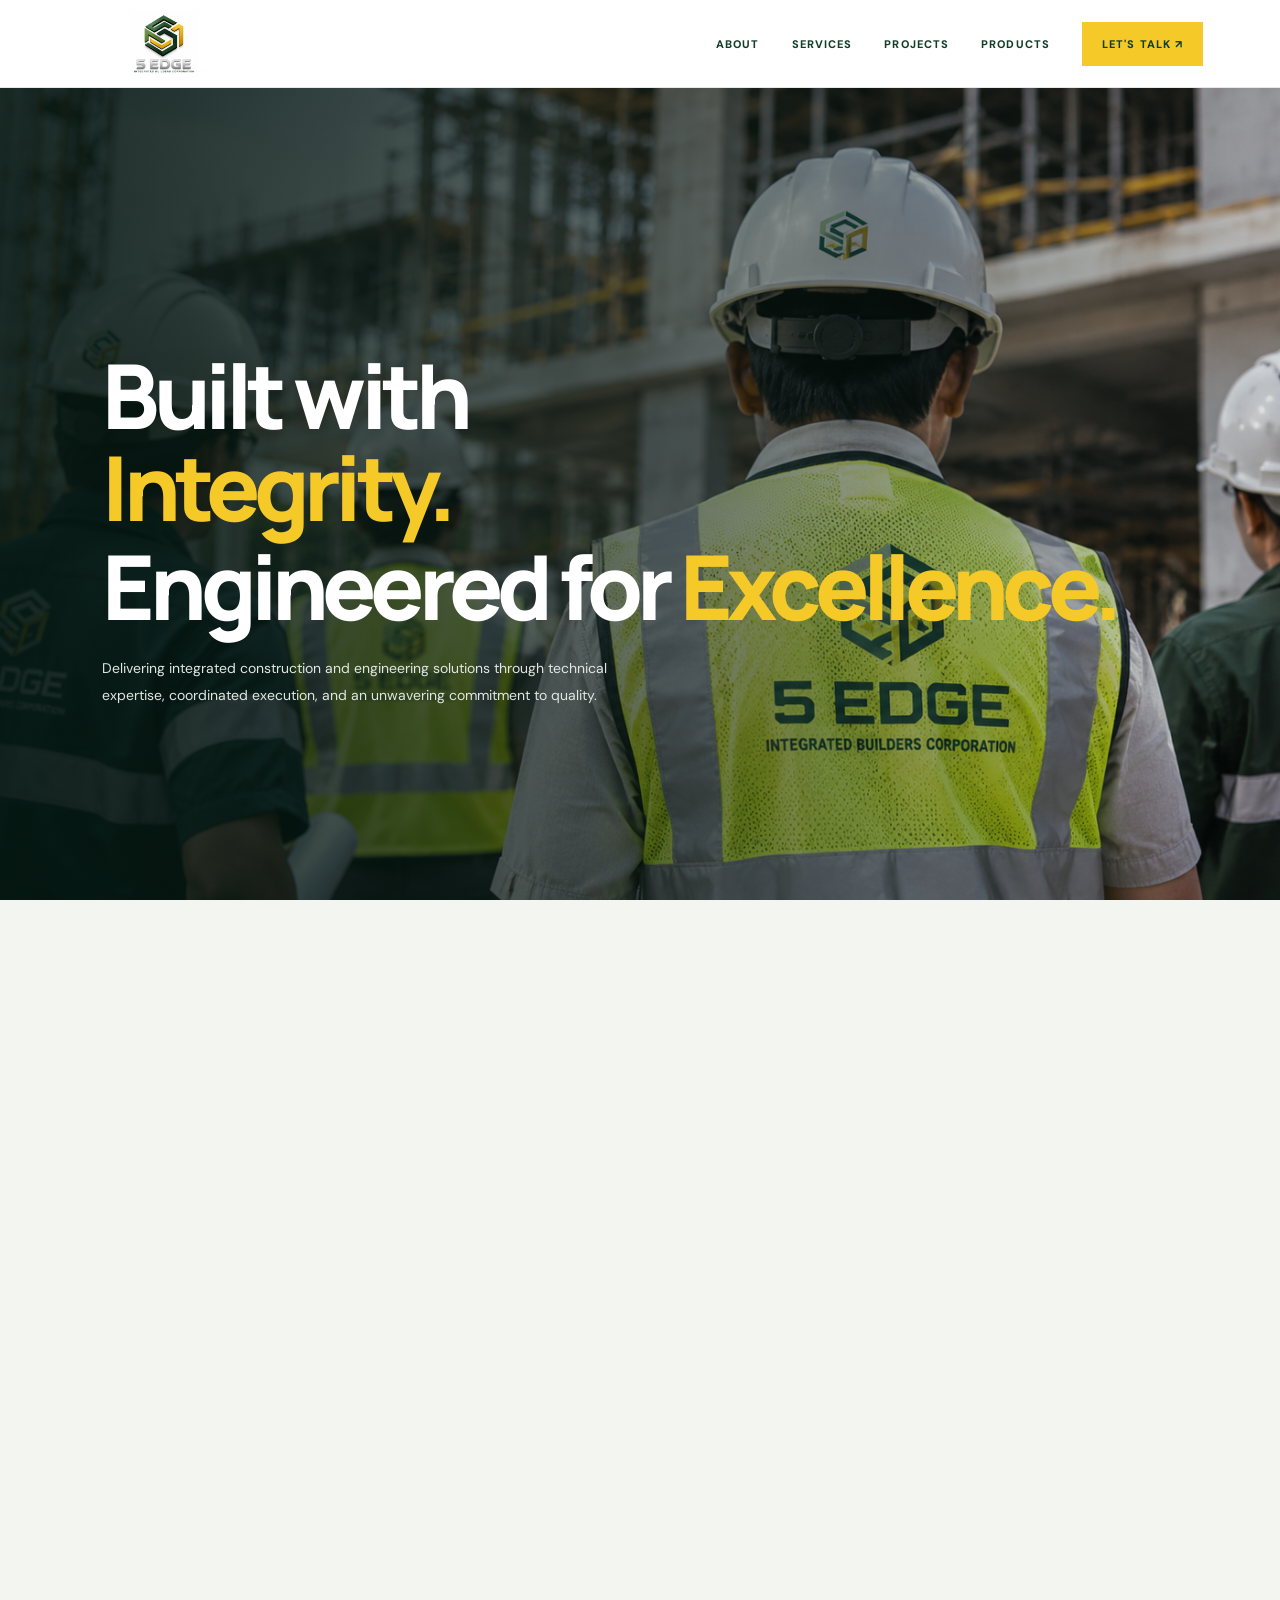
<file: index.html>
<!DOCTYPE html>
<html lang="en">
 <head>
  <meta charset="utf-8"/>
  <meta content="width=device-width,initial-scale=1" name="viewport"/>
  <meta content="#123d2b" name="theme-color"/>
  <meta content="5 EDGE Integrated Builders Corporation delivers integrated construction and engineering solutions." name="description"/>
  <title>
   5 EDGE Integrated Builders Corporation | Engineering &amp; Construction
  </title>
  <link href="assets/company-logo.png" rel="icon"/>
  <link href="https://fonts.googleapis.com" rel="preconnect"/>
  <link crossorigin="" href="https://fonts.gstatic.com" rel="preconnect"/>
  <link href="https://fonts.googleapis.com/css2?family=DM+Sans:wght@400;500;600;700;800&amp;family=Manrope:wght@400;500;600;700;800&amp;display=swap" rel="stylesheet"/>
  <link href="styles.css" rel="stylesheet"/>
 </head>
 <body>
  <a class="skip" href="#main">
   Skip to content
  </a>
  <header class="header" id="top">
   <div class="nav-wrap">
    <button class="brand logo-trigger" type="button" aria-label="View company logo">
    <img
        src="assets/company-logo.png"
        alt="5 EDGE Integrated Builders Corporation"
    >
    </button>
    <button aria-expanded="false" aria-label="Open navigation" class="menu-toggle">
     ☰
    </button>
    <nav id="nav">
    <a href="about.html">About</a>

    <a href="services.html">Services</a>

    <a href="projects.html">Projects</a>

    <a href="products.html">Products</a>

    <a class="nav-cta" href="contact.html">
        Let's Talk &nearrow;
    </a>
</nav>
   </div>
  </header>
  <main id="main">

   
   <!-- ==========================================
     HERO / LANDING PAGE
     ========================================== -->

<section class="hero">

    <!-- HERO BACKGROUND IMAGE -->
    <div class="hero-photo"></div>

    <!-- DARK IMAGE OVERLAY -->
    <div class="hero-overlay"></div>

    <!-- HERO CONTENT -->
    <div class="hero-content">

        <!-- MAIN COMPANY TAGLINE -->
        <h1>
            Built with
            <br>
            <em>Integrity.</em>
        </h1>

        <!-- SECOND COMPANY TAGLINE -->
        <h2 class="hero-tagline">
          Engineered for
          <span class="yellow">Excellence.</span>
        </h2>

        <!-- COMPANY DESCRIPTION -->
        <p class="hero-desc">
            Delivering integrated construction and engineering
            solutions through technical expertise, coordinated
            execution, and an unwavering commitment to quality.
        </p>

    </div>

</section>

   <!-- ==========================================
     ABOUT THE COMPANY
     ========================================== -->

<section class="section intro" id="about">

    <p class="kicker">
        01 / WHO WE ARE
    </p>

    <div class="two-col">

        <h2>
            One team.
            <br>
            <span>Multiple disciplines.</span>
            <br>
            One standard.
        </h2>

        <div>

            <p class="lead">
                5 EDGE Integrated Builders Corporation is a
                Cebu-based construction and engineering company
                established in 2024.
            </p>

            <p>
                We bring together technical expertise and
                practical project coordination to deliver
                integrated building systems and construction
                services. Our approach is grounded in integrity,
                engineering discipline, and a commitment to
                quality at every stage of the project.
            </p>

            <a class="underlink" href="#contact">
                Get to know our team &nearrow;
            </a>

        </div>

    </div>

    <div class="values">

        <article>
            <b>01</b>
            <h3>Integrity</h3>
            <p>
                Clear communication and accountable work.
            </p>
        </article>

        <article>
            <b>02</b>
            <h3>Engineering</h3>
            <p>
                Technical thinking behind practical solutions.
            </p>
        </article>

        <article>
            <b>03</b>
            <h3>Integration</h3>
            <p>
                Coordinated disciplines, aligned outcomes.
            </p>
        </article>

    </div>

</section>

    <!-- ==========================================
     SERVICES
     ========================================== -->

   
   <section class="section services" id="services">
    <div class="section-heading">
     <div>
      <p class="kicker">
       02 / WHAT WE DO
      </p>
      <h2>
       Integrated solutions.
       <br/>
       <span>
        Built around your project.
       </span>
      </h2>
     </div>
     <p>
      From building systems to project delivery, our services support safe, coordinated, and reliable construction outcomes.
     </p>
    </div>
    <div class="service-grid">
     <article class="service-card">
      <div class="service-img img-mep">
      </div>
      <small>
       01 / BUILDING SYSTEMS
      </small>
      <h3>
       Mechanical, Electrical
       <br/>
       &amp; Plumbing
      </h3>
      <p>
       Integrated MEP systems for functional, maintainable buildings.
      </p>
     </article>
     <article class="service-card">
      <div class="service-img img-fire">
      </div>
      <small>
       02 / LIFE SAFETY
      </small>
      <h3>
       Fire Protection
      </h3>
      <p>
       Automatic fire sprinkler systems and related works.
      </p>
     </article>
     <article class="service-card">
      <div class="service-img img-lift">
      </div>
      <small>
       03 / VERTICAL TRANSPORT
      </small>
      <h3>
       Elevators &amp; Vertical Transport
      </h3>
      <p>
       Elevators, escalators, and dumbwaiter installation.
      </p>
     </article>
     <article class="service-card">
      <div class="service-img img-water">
      </div>
      <small>
       04 / WATER &amp; WASTEWATER
      </small>
      <h3>
       STP &amp; Wastewater Treatment
      </h3>
      <p>
       Treatment facilities and process equipment solutions.
      </p>
     </article>
     <article class="service-card">
      <div class="service-img img-fitout">
      </div>
      <small>
       05 / PROJECT DELIVERY
      </small>
      <h3>
       Renovation &amp; Fit-Out Works
      </h3>
      <p>
       Building improvements, interior works, and fit-outs.
      </p>
     </article>
     <article class="service-card">
      <div class="service-img img-design">
      </div>
      <small>
       06 / TECHNICAL SUPPORT
      </small>
      <h3>
       Design-Build &amp; Consultancy
      </h3>
      <p>
       Project management, consultancy, and permits support.
      </p>
     </article>
    </div>
   </section>
   <section class="statement">
    <div class="statement-content">
     <p class="kicker light">
      03 / HOW WE WORK
     </p>
     <h2>
      Good construction
      <br/>
      is
      <em>
       coordinated.
      </em>
     </h2>
     <p>
      Successful projects need more than individual trades. They need clear scope, informed decisions, and coordinated execution&mdash;from planning through delivery.
     </p>
     <a class="btn" href="#contact">
      Work with our team &nearrow;
     </a>
    </div>
   </section>
   <section class="section process">
    <p class="kicker">
     04 / THE 5 EDGE APPROACH
    </p>
    <div class="two-col">
     <h2>
      From first conversation
      <br/>
      to
      <span>
       final delivery.
      </span>
     </h2>
     <div class="steps">
      <article>
       <b>
        01
       </b>
       <div>
        <h3>
         Understand
        </h3>
        <p>
         Clarify project goals, site conditions, scope, and constraints.
        </p>
       </div>
      </article>
      <article>
       <b>
        02
       </b>
       <div>
        <h3>
         Coordinate
        </h3>
        <p>
         Align technical requirements, disciplines, and work sequences.
        </p>
       </div>
      </article>
      <article>
       <b>
        03
       </b>
       <div>
        <h3>
         Deliver
        </h3>
        <p>
         Execute with a focus on quality, safety, and accountability.
        </p>
       </div>
      </article>
     </div>
    </div>
   </section>
   <section class="section projects" id="projects">
    <div class="section-heading">
     <div>
      <p class="kicker">
       05 / OUR WORK
      </p>
      <h2>
       Built environments.
       <br/>
       <span>
        Real-world impact.
       </span>
      </h2>
     </div>
     <p>
      Our project portfolio will feature approved project photographs, confirmed scopes, and verified highlights as they become available.
     </p>
    </div>
    <div class="project-grid">
     <article class="project p1">
      <span>
       PROJECT PORTFOLIO
      </span>
      <div>
       <h3>
        Building systems
       </h3>
       <small>
        MEP &middot; FIRE PROTECTION
       </small>
      </div>
     </article>
     <article class="project p2">
      <span>
       PROJECT PORTFOLIO
      </span>
      <div>
       <h3>
        Integrated construction
       </h3>
       <small>
        DESIGN &middot; COORDINATION &middot; DELIVERY
       </small>
      </div>
     </article>
     <article class="project p3">
      <span>
       PROJECT PORTFOLIO
      </span>
      <div>
       <h3>
        Water &amp; wastewater
       </h3>
       <small>
        STP &middot; WWTF
       </small>
      </div>
     </article>
    </div>
    <p class="note">
     <b>
      PORTFOLIO NOTE
     </b>
     These visual panels are illustrative placeholders, not claims of completed 5 EDGE projects. Replace them with approved project photos and details before publishing.
    </p>
   </section>
   <section class="section products" id="products">
    <div class="section-heading">
     <div>
      <p class="kicker">
       06 / PRODUCTS &amp; EQUIPMENT
      </p>
      <h2>
       Specified for the
       <br/>
       <span>
        work that matters.
       </span>
      </h2>
     </div>
     <p>
      Equipment and material categories relevant to our engineering and construction scopes. Availability, brands, specifications, and pricing are confirmed per enquiry.
     </p>
    </div>
    <div class="product-list">
     <a href="#contact">
      <b>
       01
      </b>
      <strong>
       HVAC &amp; Mechanical Equipment
      </strong>
      <small>
       Air distribution &middot; Ventilation &middot; Pumps
      </small>
      <i>
       &nearrow;
      </i>
     </a>
     <a href="#contact">
      <b>
       02
      </b>
      <strong>
       Fire Protection Components
      </strong>
      <small>
       Sprinklers &middot; Valves &middot; Pipework
      </small>
      <i>
       &nearrow;
      </i>
     </a>
     <a href="#contact">
      <b>
       03
      </b>
      <strong>
       Elevator &amp; Lift Systems
      </strong>
      <small>
       Elevators &middot; Escalators &middot; Dumbwaiters
      </small>
      <i>
       &nearrow;
      </i>
     </a>
     <a href="#contact">
      <b>
       04
      </b>
      <strong>
       Treatment Plant Equipment
      </strong>
      <small>
       Pumps &middot; Tanks &middot; Filtration
      </small>
      <i>
       &nearrow;
      </i>
     </a>
     <a href="#contact">
      <b>
       05
      </b>
      <strong>
       Architectural &amp; Fit-Out Materials
      </strong>
      <small>
       Finishes &middot; Fixtures &middot; Building materials
      </small>
      <i>
       &nearrow;
      </i>
     </a>
     <a href="#contact">
      <b>
       06
      </b>
      <strong>
       Project-Specified Materials
      </strong>
      <small>
       Reviewed against drawings and specifications
      </small>
      <i>
       &nearrow;
      </i>
     </a>
    </div>
   </section>
   <section class="section contact" id="contact">
    <div class="contact-grid">
     <div>
      <p class="kicker light">
       07 / START A CONVERSATION
      </p>
      <h2>
       Have a project
       <br/>
       in mind?
      </h2>
      <p class="contact-lead">
       Tell us about your requirements. Our team can follow up to discuss the scope and possible next steps.
      </p>
      <div class="location">
       <span>
        &target;
       </span>
       <div>
        <small>
         BASED IN
        </small>
        <b>
         Cebu, Philippines
        </b>
       </div>
      </div>
      <p class="reminder">
       Replace the sample email address in script.js with your official company email before publishing.
      </p>
     </div>
     <form id="contact-form">
      <p class="form-kicker">
       PROJECT ENQUIRY
      </p>
      <h3>
       Let&rsquo;s talk about your scope.
      </h3>
      <label for="name">
       Your name
      </label>
      <input id="name" name="name" placeholder="Full name" required=""/>
      <label for="email">
       Email address
      </label>
      <input id="email" name="email" placeholder="you@company.com" required="" type="email"/>
      <label for="service">
       Service of interest
      </label>
      <select id="service" name="service" required="">
       <option value="">
        Select a service
       </option>
       <option>
        Mechanical, Electrical &amp; Plumbing (MEP)
       </option>
       <option>
        Automatic Fire Sprinkler Systems
       </option>
       <option>
        Elevators, Escalators &amp; Dumbwaiters
       </option>
       <option>
        STP &amp; Wastewater Treatment
       </option>
       <option>
        Renovation &amp; Fit-Out Works
       </option>
       <option>
        Design-Build, Project Management &amp; Consultancy
       </option>
       <option>
        Permits Processing &amp; Compliance
       </option>
       <option>
        Other / Not sure yet
       </option>
      </select>
      <label for="message">
       Project details
      </label>
      <textarea id="message" name="message" placeholder="Location, scope, target schedule, or other details&hellip;" required="" rows="4"></textarea>
      <button class="btn submit" type="submit">
       Prepare enquiry &nearrow;
      </button>
      <p class="hint">
       This form opens your email application. It does not store submissions online.
      </p>
      <p id="form-status" role="status">
      </p>
     </form>
    </div>
   </section>
  </main>
  <footer>
   <div class="footer-main">
    <img alt="5 EDGE logo" src="assets/company-logo.png"/>
    <p>
     Built with Integrity.
     <br/>
     <strong>
      Engineered for Excellence.
     </strong>
    </p>
    <a href="#top">
     Back to top &uarr;
    </a>
   </div>
  <!-- FOOTER BOTTOM -->

<div class="footer-bottom">

    <span>
        CEBU, PHILIPPINES
    </span>

    <span>
        ENGINEERING &middot; CONSTRUCTION &middot; INTEGRATION
    </span>

    <span>
        &copy;
        <span id="year"></span>
        5 EDGE Integrated Builders Corporation.
    </span>

</div>
  </footer>
  <script src="script.js">
  </script>

  <!-- COMPANY LOGO PREVIEW -->

<div class="logo-modal" id="logo-modal">

    <button class="logo-close" id="logo-close" aria-label="Close">
        &times;
    </button>

    <div class="logo-modal-content">

        <img
            src="assets/company-logo.png"
            alt="5 EDGE Integrated Builders Corporation Logo"
        >

        <a
            href="assets/company-logo.png"
            download="5-EDGE-Company-Logo.png"
            class="logo-download"
        >
            Download Logo &darr;
        </a>

    </div>

</div>
 </body>
</html>
</file>
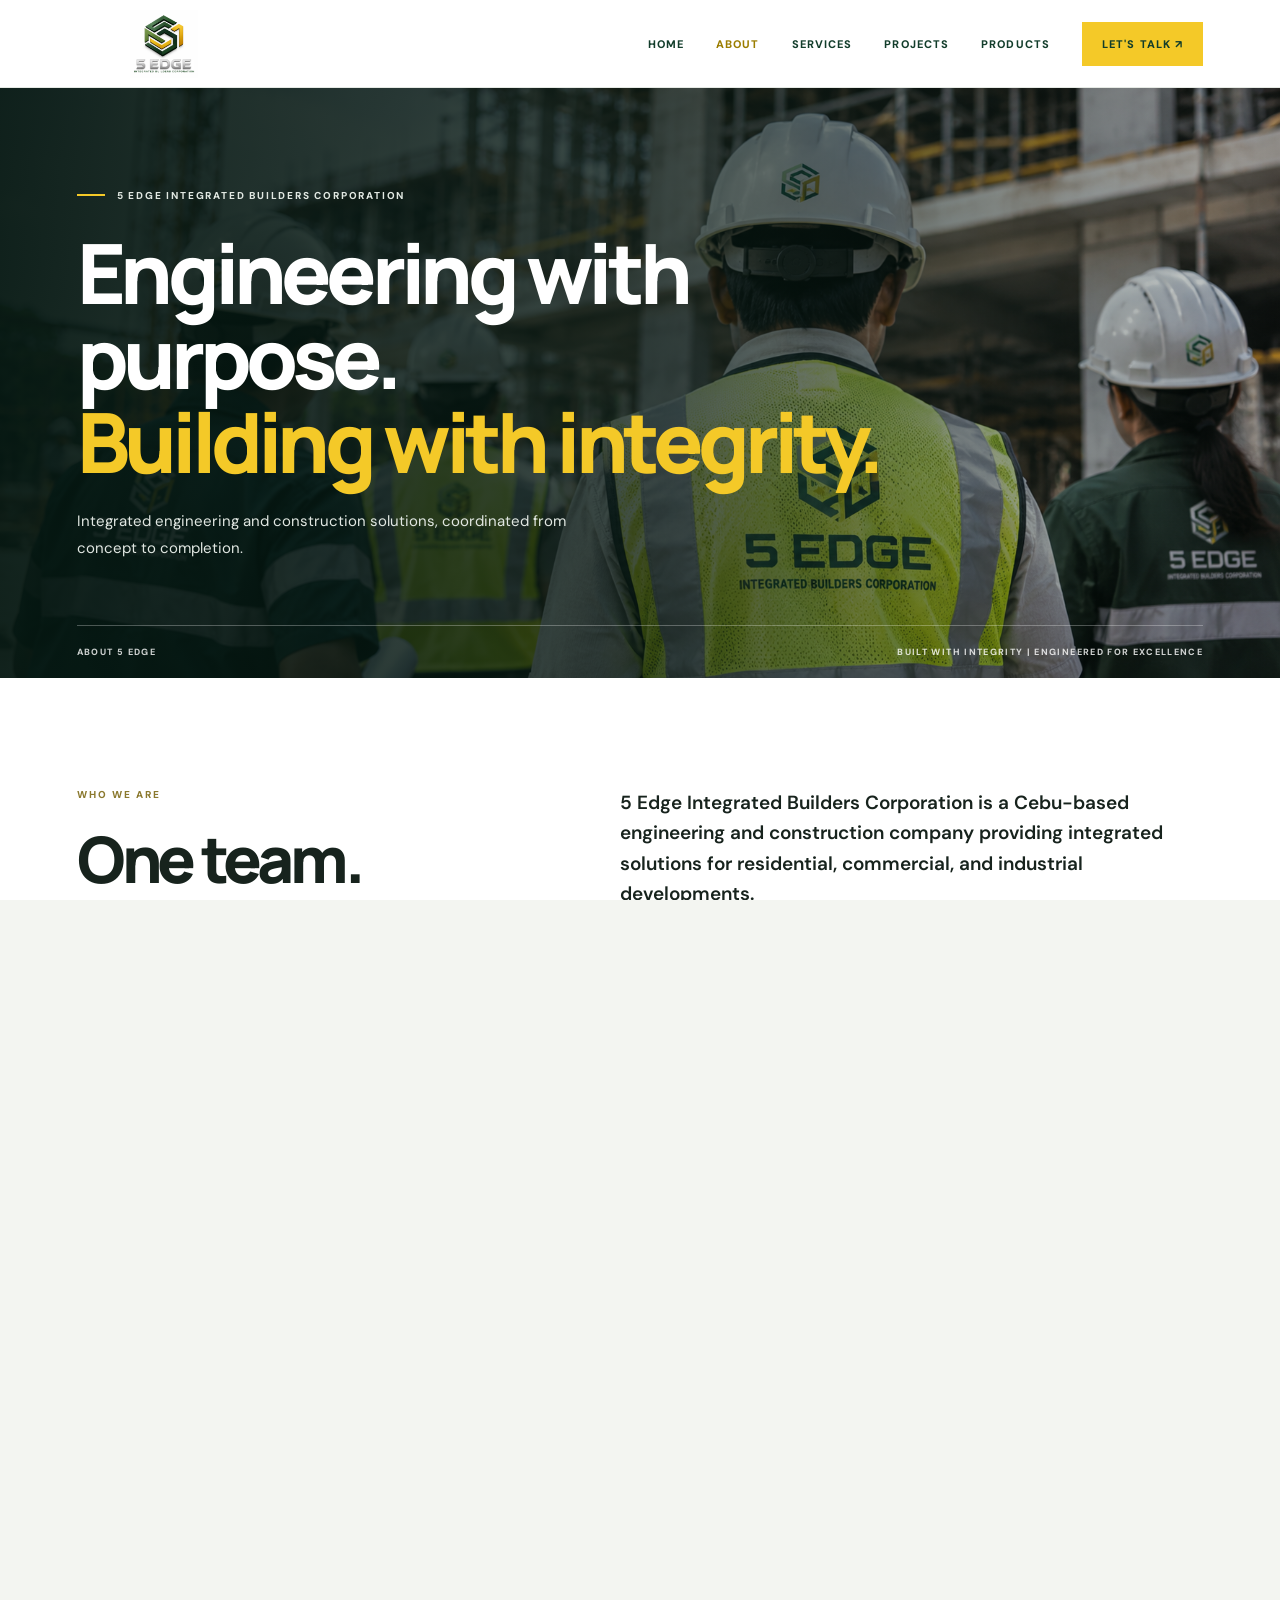
<file: about.html>
<!DOCTYPE html>
<html lang="en">
<head>
  <meta charset="UTF-8">
  <meta name="viewport" content="width=device-width, initial-scale=1.0">
  <meta name="description" content="Learn about 5 EDGE Integrated Builders Corporation, a Cebu-based engineering and construction company delivering integrated solutions.">
  <title>About Us | 5 EDGE Integrated Builders Corporation</title>
  <link rel="preconnect" href="https://fonts.googleapis.com">
  <link rel="preconnect" href="https://fonts.gstatic.com" crossorigin>
  <link href="https://fonts.googleapis.com/css2?family=DM+Sans:wght@400;500;600;700;800&family=Manrope:wght@400;500;600;700;800&display=swap" rel="stylesheet">
  <link rel="stylesheet" href="styles.css">
  <link rel="stylesheet" href="about.css">
</head>
<body class="about-page">
  <a class="skip" href="#main-content">Skip to content</a>
  <header class="header" id="top">
    <div class="nav-wrap">
      <button class="brand logo-trigger" type="button" aria-label="View company logo"><img src="assets/company-logo.png" alt="5 EDGE Integrated Builders Corporation"></button>
      <button class="menu-toggle" type="button" aria-label="Open navigation menu" aria-expanded="false" aria-controls="nav"><span></span><span></span><span></span></button>
      <nav id="nav" aria-label="Main navigation">
        <a href="index.html">Home</a><a href="about.html" aria-current="page" class="active">About</a><a href="services.html">Services</a><a href="projects.html">Projects</a><a href="products.html">Products</a><a href="contact.html" class="nav-cta">Let's Talk ↗</a>
      </nav>
    </div>
  </header>

  <main id="main-content">
    <section class="about-hero">
      <div class="about-hero-image" aria-hidden="true"></div><div class="about-hero-shade" aria-hidden="true"></div>
      <div class="about-hero-content">
        <p class="about-eyebrow"><span></span> 5 EDGE INTEGRATED BUILDERS CORPORATION</p>
        <h1>Engineering with purpose.<br><em>Building with integrity.</em></h1>
        <p>Integrated engineering and construction solutions, coordinated from concept to completion.</p>
      </div>
      <div class="about-hero-bottom"><span>ABOUT 5 EDGE</span><span>BUILT WITH INTEGRITY | ENGINEERED FOR EXCELLENCE</span></div>
    </section>

    <section class="about-intro about-section">
      <div class="about-container intro-layout">
        <div class="intro-heading"><p class="about-kicker">WHO WE ARE</p><h2>One team.<br><em>Integrated solutions.</em></h2></div>
        <div class="intro-copy">
          <p class="intro-lead">5 Edge Integrated Builders Corporation is a Cebu-based engineering and construction company providing integrated solutions for residential, commercial, and industrial developments.</p>
          <p>We bring together engineering expertise, building construction, specialized building systems, and regulatory compliance under one coordinated team.</p>
          <p>Our multidisciplinary approach allows us to support projects from planning and design, permitting and procurement, through construction, installation, testing and commissioning, and project completion.</p>
          <p>With a commitment to quality, safety, integrity, and technical excellence, 5 Edge delivers practical and reliable solutions tailored to the needs of every project.</p>
        </div>
      </div>
      <div class="about-container capability-strip">
        <article><span>01</span><h3>Engineering</h3><p>Technical planning, design, coordination and specialist building systems.</p></article>
        <article><span>02</span><h3>Construction</h3><p>Building, structural and civil works, renovation and fit-out works.</p></article>
        <article><span>03</span><h3>Compliance</h3><p>OBO, DENR and project documentation support.</p></article>
      </div>
    </section>

    <section class="integrated-section about-section">
      <div class="about-container">
        <div class="section-heading-about"><div><p class="about-kicker">OUR APPROACH</p><h2>What makes us<br><em>integrated?</em></h2></div><p>We coordinate multiple disciplines across the project lifecycle so clients can work with one technically capable partner.</p></div>
        <div class="process-grid">
          <article class="process-step"><span class="step-number">01</span><div><h3>Understand</h3><p>Project requirements and client objectives.</p></div></article>
          <article class="process-step"><span class="step-number">02</span><div><h3>Plan</h3><p>Engineering, design and project planning.</p></div></article>
          <article class="process-step"><span class="step-number">03</span><div><h3>Comply</h3><p>Permits and regulatory requirements.</p></div></article>
          <article class="process-step"><span class="step-number">04</span><div><h3>Build</h3><p>Construction, installation and coordination.</p></div></article>
          <article class="process-step"><span class="step-number">05</span><div><h3>Test</h3><p>Testing, commissioning and quality assurance.</p></div></article>
          <article class="process-step"><span class="step-number">06</span><div><h3>Complete</h3><p>Turnover and project completion.</p></div></article>
        </div>
        <div class="process-banner">FROM CONCEPT TO COMPLETION <span>—</span> ONE COORDINATED APPROACH</div>
      </div>
    </section>

    <section class="mission-section about-section">
      <div class="about-container"><p class="about-kicker">OUR PURPOSE</p><h2 class="mission-title">Driven by purpose.<br><em>Defined by our vision.</em></h2>
        <div class="mission-grid">
          <article class="mission-card"><div class="mission-label">OUR MISSION</div><div class="mission-copy"><span>01 / MISSION</span><p>To deliver high-quality, cost-effective, and innovative engineering and construction solutions through technical excellence, uncompromising safety, professional integrity, and efficient project execution.</p></div></article>
          <article class="mission-card vision-card"><div class="mission-label">OUR VISION</div><div class="mission-copy"><span>02 / VISION</span><p>To become a trusted and leading integrated engineering and construction partner in Cebu and beyond, recognized for technical excellence, reliable project delivery, sustainable building solutions, and lasting client relationships.</p></div></article>
        </div>
      </div>
    </section>

    <section class="values-section about-section">
      <div class="about-container">
        <div class="section-heading-about values-heading"><div><p class="about-kicker">WHAT GUIDES US</p><h2>Our core <em>values.</em></h2></div><p>The principles that shape how we work, make decisions, and build lasting partnerships.</p></div>
        <div class="values-grid">
          <article class="value-card"><span>01</span><h3>Integrity</h3><p>We conduct business with honesty, transparency, and accountability.</p></article>
          <article class="value-card"><span>02</span><h3>Engineering Excellence</h3><p>We apply sound engineering principles, technical competence, and attention to detail in every project.</p></article>
          <article class="value-card"><span>03</span><h3>Safety</h3><p>We prioritize the safety of people, property, and the environment in every stage of project execution.</p></article>
          <article class="value-card"><span>04</span><h3>Innovation</h3><p>We embrace practical technologies and smarter solutions that improve project performance and value.</p></article>
          <article class="value-card"><span>05</span><h3>Client Commitment</h3><p>We build lasting partnerships through responsiveness, reliability, and consistent delivery.</p></article>
        </div>
      </div>
    </section>

    <section class="president-section about-section">
      <div class="about-container president-layout">
        <div class="president-side"><p class="about-kicker">LEADERSHIP</p><h2>A message<br>from our <em>President.</em></h2><div class="president-mark">5 EDGE</div><p class="president-tagline">BUILT WITH INTEGRITY<br>ENGINEERED FOR EXCELLENCE</p></div>
        <div class="president-message"><span class="quote-mark">“</span>
          <p>At 5 Edge Integrated Builders Corporation, we believe that every successful project begins with integrity, technical competence, and a clear commitment to excellence. These principles guide us in delivering engineering and construction solutions that are reliable, practical, and built to meet the evolving needs of our clients.</p>
          <p>Our company was established with a vision to bring together technical expertise, quality workmanship, and responsive service under one trusted partner. Through every project we undertake, we strive to uphold professional standards while finding effective and innovative solutions to the challenges of the built environment.</p>
          <p>Beyond completing projects, we value the relationships we build along the way. We believe that lasting partnerships are founded on trust, open communication, accountability, and a shared commitment to achieving the best possible results.</p>
          <p>As we continue to grow, our focus remains clear: to create meaningful value for our clients, deliver with purpose, and contribute to projects that stand the test of time.</p>
          <p>On behalf of the entire 5 Edge Integrated Builders Corporation team, thank you for taking the time to learn more about our company. We look forward to earning your trust and building a stronger future together.</p>
          <div class="president-signature"><strong>Engr. Laurence R. Bellarmino, PME</strong><span>President</span><span>5 Edge Integrated Builders Corporation</span></div>
        </div>
      </div>
    </section>

    <section class="about-cta"><div class="about-container about-cta-inner"><div><p class="about-kicker">LET'S BUILD SOMETHING MEANINGFUL</p><h2>Have a project<br>in mind?</h2></div><a href="contact.html" class="about-cta-button">Let's Talk <span>↗</span></a></div></section>
  </main>

  <footer class="site-footer">
    <div class="footer-main"><a href="index.html" class="footer-brand"><img src="assets/company-logo.png" alt="5 EDGE Integrated Builders Corporation"></a><p>Integrated engineering and construction solutions.<br>Built with Integrity | Engineered for Excellence.</p><a href="contact.html">Start a conversation ↗</a></div>
    <div class="footer-bottom"><span>© <span id="year"></span> 5 Edge Integrated Builders Corporation. All rights reserved.</span><a href="index.html">Back to Home ↑</a></div>
  </footer>

  <div class="logo-modal" id="logo-modal" aria-hidden="true"><button class="logo-close" id="logo-close" type="button" aria-label="Close logo preview">&times;</button><div class="logo-modal-content"><img src="assets/company-logo.png" alt="5 EDGE Integrated Builders Corporation Logo"><a href="assets/company-logo.png" download="5-EDGE-Company-Logo.png" class="logo-download">Download Logo ↓</a></div></div>
  <script src="script.js"></script>
</body>
</html>
</file>
<file: styles.css>
:root
{
    --green:#123d2b;
    --deep:#08271d;
    --yellow:#f4c928;
    --ink:#17231d;
    --muted:#68736c;
    --paper:#f3f5f1;
    --line:#dce1da;
    --display:Manrope,sans-serif;
    --body:"DM Sans",sans-serif;
    --max:1440px
}
*
{
    box-sizing:border-box
}
html
{
    scroll-behavior:smooth;
    scroll-padding-top:80px
}
body
{
    margin:0;
    background:var(--paper);
    color:var(--ink);
    font-family:var(--body);
    -webkit-font-smoothing:antialiased
}
a
{
    color:inherit;
    text-decoration:none
}
.skip
{
    position:absolute;
    left:-999px
}
.skip:focus
{
    left:10px;
    top:10px;
    z-index:100;
    background:white;
    padding:12px
}
.header
{
    position:absolute;
    z-index:10;
    inset:0 0 auto;
    color:white;
    border-bottom:1px solid #ffffff35
}
.nav-wrap
{
    height:88px;
    max-width:var(--max);
    margin:auto;
    padding:0 5%;
    display:flex;
    align-items:center;
    justify-content:space-between
}
.brand
{
    width:165px;
    height:65px;
    display:block
}
.brand img,footer img
{
    width:100%;
    height:100%;
    object-fit:contain;
    filter:drop-shadow(0 2px 8px #0005)
}
nav
{
    display:flex;
    align-items:center;
    gap:34px;
    font-size:11px;
    font-weight:800;
    letter-spacing:.1em;
    text-transform:uppercase
}
nav a:hover
{
    color:var(--yellow)
}
.nav-cta
{
    background:var(--yellow);
    color:#15251b;
    padding:15px 20px
}
.menu-toggle
{
    display:none
}
.hero
{
    height:min(100svh,980px);
    min-height:730px;
    position:relative;
    display:flex;
    align-items:center;
    background:var(--deep);
    color:white;
    overflow:hidden
}
.hero-photo,.hero-overlay
{
    position:absolute;
    inset:0
}
.hero-photo
{
    background:url("assets/hero-5edge.png") center 43%/cover no-repeat
}
.hero-overlay
{
    background:linear-gradient(90deg,#041610e8 0%,#041610a8 44%,#04161022 100%),linear-gradient(0deg,#04161088,transparent 36%)
}
.hero-content
{
    position:relative;
    z-index:2;
    width:min(var(--max),100%);
    padding:130px 8% 110px;
    margin:auto
}
.eyebrow,.kicker
{
    font-size:10px;
    letter-spacing:.2em;
    font-weight:800;
    text-transform:uppercase
}
.eyebrow
{
    display:flex;
    align-items:center;
    gap:12px;
    color:#e4e9e4
}
.eyebrow i
{
    width:30px;
    height:2px;
    background:var(--yellow)
}
h1,h2,h3,p
{
    margin-top:0
}
.hero h1
{
    font:800 clamp(60px,7.5vw,112px)/.96 var(--display);
    letter-spacing:-.075em;
    margin:30px 0 20px
}
.hero h1 em
{
    font-style:normal;
    color:var(--yellow)
}
.hero h2
{
    font-size:clamp(17px,2vw,23px);
    margin:0 0 12px
}
.hero-desc
{
    max-width:540px;
    color:#e1e7e2;
    font-size:14px;
    line-height:1.85
}
.actions
{
    display:flex;
    align-items:center;
    gap:30px;
    margin-top:30px
}
.btn
{
    display:inline-flex;
    align-items:center;
    justify-content:center;
    background:var(--yellow);
    color:#16241b;
    padding:17px 22px;
    font-size:10px;
    font-weight:800;
    letter-spacing:.08em;
    text-transform:uppercase;
    border:0;
    cursor:pointer;
    transition:.2s
}
.btn:hover
{
    background:#ffda43;
    transform:translateY(-3px)
}
.plain-link
{
    font-size:12px;
    font-weight:700
}
.plain-link:hover
{
    color:var(--yellow)
}
.hero-index
{
    position:absolute;
    right:5%;
    top:43%;
    z-index:2;
    display:flex;
    align-items:center;
    gap:14px
}
.hero-index b
{
    font:700 22px var(--display)
}
.hero-index>span
{
    width:42px;
    height:1px;
    background:var(--yellow)
}
.hero-index small
{
    font-size:8px;
    line-height:1.8;
    letter-spacing:.15em
}
.hero-foot
{
    position:absolute;
    bottom:0;
    left:0;
    right:0;
    min-height:62px;
    padding:0 5%;
    display:flex;
    justify-content:space-between;
    align-items:center;
    border-top:1px solid #ffffff40;
    font-size:8px;
    letter-spacing:.15em;
    font-weight:800;
    color:#ffffffc9
}
.section
{
    padding:112px max(6%,calc((100% - var(--max))/2))
}
.kicker
{
    color:#8a918b;
    margin-bottom:27px
}
.light
{
    color:#d5ded7
}
.intro
{
    background:white
}
.two-col
{
    display:grid;
    grid-template-columns:1.1fr .9fr;
    gap:9%;
    align-items:start
}
.two-col h2,.section-heading h2,.process h2,.contact h2
{
    font:800 clamp(40px,5vw,68px)/1.05 var(--display);
    letter-spacing:-.065em;
    margin:0
}
.two-col h2 span,.section-heading h2 span,.process h2 span
{
    color:var(--green)
}
.lead
{
    font-size:22px;
    line-height:1.45;
    font-weight:600
}
.two-col p:not(.lead)
{
    font-size:13px;
    line-height:1.9;
    color:var(--muted)
}
.underlink
{
    display:inline-block;
    margin-top:18px;
    padding-bottom:8px;
    border-bottom:1px solid var(--green);
    font-size:10px;
    font-weight:800;
    text-transform:uppercase;
    letter-spacing:.1em
}
.values
{
    display:grid;
    grid-template-columns:repeat(3,1fr);
    gap:28px;
    margin-top:80px;
    padding-top:26px;
    border-top:1px solid var(--line)
}
.values b
{
    font-size:10px;
    color:#a58a2a
}
.values h3
{
    font:700 20px var(--display);
    margin:16px 0 6px
}
.values p
{
    font-size:12px;
    color:var(--muted)
}
.services
{
    background:var(--paper)
}
.section-heading
{
    display:flex;
    align-items:end;
    justify-content:space-between;
    gap:50px;
    margin-bottom:48px
}
.section-heading>p
{
    max-width:360px;
    color:var(--muted);
    font-size:13px;
    line-height:1.85
}
.section-heading h2
{
    font-size:clamp(38px,4.6vw,62px)
}
.service-grid
{
    display:grid;
    grid-template-columns:repeat(3,1fr);
    gap:18px
}
.service-card
{
    background:white;
    min-height:385px;
    box-shadow:0 8px 28px #15251b0b;
    transition:.25s
}
.service-card:hover
{
    transform:translateY(-5px);
    box-shadow:0 18px 38px #15251b19
}
.service-img
{
    height:185px;
    background-size:cover;
    background-position:center
}
.service-card small
{
    display:inline-block;
    margin:0 22px;
    padding:8px 11px;
    background:var(--yellow);
    font-size:8px;
    letter-spacing:.1em;
    font-weight:800;
    transform:translateY(-50%)
}
.service-card h3
{
    font:800 22px/1.15 var(--display);
    letter-spacing:-.04em;
    margin:0 22px 10px
}
.service-card p
{
    font-size:12px;
    color:var(--muted);
    line-height:1.7;
    margin:0 22px 25px
}
.img-mep
{
    background-image:url("https://images.unsplash.com/photo-1581092921461-eab62e97a780?auto=format&fit=crop&w=1000&q=85")
}
.img-fire
{
    background-image:url("https://images.unsplash.com/photo-1607472586893-edb57bdc0e39?auto=format&fit=crop&w=1000&q=85")
}
.img-lift
{
    background-image:url("https://images.unsplash.com/photo-1511818966892-d7d671e672a2?auto=format&fit=crop&w=1000&q=85")
}
.img-water
{
    background-image:url("https://images.unsplash.com/photo-1532094349884-543bc11b234d?auto=format&fit=crop&w=1000&q=85")
}
.img-fitout
{
    background-image:url("https://images.unsplash.com/photo-1497366754035-f200968a6e72?auto=format&fit=crop&w=1000&q=85")
}
.img-design
{
    background-image:url("https://images.unsplash.com/photo-1503387762-592deb58ef4e?auto=format&fit=crop&w=1000&q=85")
}
.statement
{
    min-height:590px;
    display:flex;
    align-items:center;
    color:white;
    background:linear-gradient(90deg,#08271df2,#08271dbb 65%,#08271d66),url("assets/hero-5edge.png") center/cover
}
.statement-content
{
    padding:95px 9%;
    max-width:800px
}
.statement h2
{
    font:800 clamp(55px,7vw,90px)/.98 var(--display);
    letter-spacing:-.07em;
    margin:0 0 20px
}
.statement h2 em
{
    font-style:normal;
    color:var(--yellow)
}
.statement-content>p:not(.kicker)
{
    max-width:480px;
    color:#d5ded7;
    font-size:14px;
    line-height:1.9;
    margin-bottom:28px
}
.process
{
    background:white
}
.steps article
{
    display:grid;
    grid-template-columns:35px 1fr;
    gap:18px;
    padding:23px 0;
    border-bottom:1px solid var(--line)
}
.steps article:first-child
{
    border-top:1px solid var(--line)
}
.steps b
{
    color:#a58a2a;
    font-size:11px
}
.steps h3
{
    font:700 20px var(--display);
    margin:0 0 5px
}
.steps p
{
    font-size:12px;
    line-height:1.7;
    color:var(--muted);
    margin:0
}
.projects
{
    background:#f0f2ed
}
.project-grid
{
    display:grid;
    grid-template-columns:1.3fr 1fr 1fr;
    gap:15px
}
.project
{
    height:390px;
    padding:23px;
    color:white;
    display:flex;
    flex-direction:column;
    justify-content:space-between;
    background-size:cover;
    background-position:center
}
.project span
{
    font-size:8px;
    font-weight:800;
    letter-spacing:.15em
}
.project h3
{
    font:700 24px var(--display);
    margin:0 0 6px
}
.project small
{
    font-size:8px;
    letter-spacing:.13em
}
.p1
{
    background-image:linear-gradient(0deg,#061e16d9,transparent 75%),url("https://images.unsplash.com/photo-1486406146926-c627a92ad1ab?auto=format&fit=crop&w=1200&q=85")
}
.p2
{
    background-image:linear-gradient(0deg,#061e16d9,transparent 75%),url("https://images.unsplash.com/photo-1541888946425-d81bb19240f5?auto=format&fit=crop&w=1000&q=85")
}
.p3
{
    background-image:linear-gradient(0deg,#061e16d9,transparent 75%),url("https://images.unsplash.com/photo-1532187863486-abf9dbad1b69?auto=format&fit=crop&w=1000&q=85")
}
.note
{
    font-size:10px;
    color:var(--muted);
    line-height:1.7;
    margin-top:18px
}
.note b
{
    color:#8a7123;
    margin-right:9px
}
.products
{
    background:white
}
.product-list
{
    border-top:1px solid var(--line)
}
.product-list a
{
    display:grid;
    grid-template-columns:55px 1.1fr 1fr 20px;
    gap:18px;
    align-items:center;
    padding:22px 8px;
    border-bottom:1px solid var(--line)
}
.product-list a:hover
{
    background:#f6f7f3
}
.product-list b
{
    font-size:10px;
    color:#a58a2a
}
.product-list strong
{
    font:700 16px var(--display)
}
.product-list small
{
    font-size:11px;
    color:var(--muted)
}
.product-list i
{
    font-style:normal;
    color:var(--green)
}
.contact
{
    background:var(--deep);
    color:white
}
.contact-grid
{
    display:grid;
    grid-template-columns:1fr .82fr;
    gap:12%;
    align-items:start
}
.contact h2
{
    font-size:clamp(55px,7vw,88px);
    margin-bottom:22px
}
.contact-lead
{
    max-width:430px;
    color:#d5ded7;
    font-size:14px;
    line-height:1.8
}
.location
{
    display:flex;
    align-items:center;
    gap:15px;
    margin-top:45px
}
.location>span
{
    width:42px;
    height:42px;
    border:1px solid #ffffff55;
    display:grid;
    place-items:center;
    color:var(--yellow);
    font-size:21px
}
.location small
{
    display:block;
    font-size:8px;
    letter-spacing:.15em;
    color:#aab9ae;
    margin-bottom:5px
}
.location b
{
    font-size:13px
}
.reminder
{
    font-size:10px;
    color:#aab9ae;
    margin-top:28px;
    line-height:1.6
}
form
{
    background:white;
    color:var(--ink);
    padding:35px
}
.form-kicker
{
    font-size:9px;
    color:#9a812b;
    letter-spacing:.16em;
    font-weight:800
}
form h3
{
    font:700 22px var(--display);
    margin-bottom:22px
}
label
{
    display:block;
    font-size:10px;
    font-weight:700;
    margin:15px 0 7px
}
input,select,textarea
{
    width:100%;
    padding:12px;
    border:1px solid #d9dfd9;
    background:#f8f9f6;
    font:12px var(--body)
}
textarea
{
    resize:vertical
}
.submit
{
    width:100%;
    margin-top:20px
}
.hint,#form-status
{
    font-size:10px;
    line-height:1.6;
    color:var(--muted)
}
footer
{
    background:#061b13;
    color:white;
    padding:42px 6% 18px
}
.footer-main,.footer-bottom
{
    max-width:var(--max);
    margin:auto;
    display:flex;
    align-items:center;
    justify-content:space-between;
    gap:25px
}
.footer-main img
{
    width:145px;
    height:65px;
    object-fit:contain
}
.footer-main p
{
    font-size:12px;
    line-height:1.8;
    color:#c1ccc4
}
.footer-main a:last-child
{
    font-size:10px;
    text-transform:uppercase;
    letter-spacing:.1em
}
.footer-bottom
{
    border-top:1px solid #ffffff28;
    padding-top:17px;
    color:#8d9d92;
    font-size:9px
}
@media(max-width:900px)
{
    .nav-wrap
    {
        height:76px
    }
    .section
    {
        padding:88px 6%
    }
    .service-grid
    {
        grid-template-columns:repeat(2,1fr)
    }
    .section-heading
    {
        align-items:start;
        flex-direction:column;
        gap:18px
    }
    .project-grid
    {
        grid-template-columns:1fr 1fr
    }
    .p1
    {
        grid-column:span 2
    }
    .contact-grid
    {
        gap:7%
    }
}
@media(max-width:640px)
{
    .nav-wrap
    {
        height:70px;
        padding:0 5%
    }
    .brand
    {
        width:125px;
        height:55px
    }
    .menu-toggle
    {
        display:block;
        background:none;
        border:0;
        color:white;
        font-size:24px
    }
    nav
    {
        display:none;
        position:absolute;
        top:69px;
        left:0;
        right:0;
        background:var(--deep);
        padding:20px 6%;
        flex-direction:column;
        align-items:stretch;
        gap:0
    }
    nav.open
    {
        display:flex
    }
    nav a:not(.nav-cta)
    {
        padding:14px 0;
        border-bottom:1px solid #ffffff25
    }
    .nav-cta
    {
        margin-top:15px;
        text-align:center
    }
    .hero
    {
        height:92svh;
        min-height:680px;
        max-height:850px;
        align-items:flex-end
    }
    .hero-photo
    {
        background-position:58% center
    }
    .hero-overlay
    {
        background:linear-gradient(0deg,#041610ed,#04161055 75%,#04161055)
    }
    .hero-content
    {
        padding:0 7% 115px
    }
    .hero h1
    {
        font-size:clamp(54px,14vw,76px);
        margin:20px 0 16px
    }
    .hero-desc
    {
        font-size:12px
    }
    .hero h2
    {
        font-size:16px
    }
    .actions
    {
        gap:17px;
        flex-wrap:wrap
    }
    .hero-index
    {
        display:none
    }
    .hero-foot
    {
        padding:0 6%;
        font-size:7px
    }
    .hero-foot span:last-child
    {
        display:none
    }
    .section
    {
        padding:74px 6%
    }
    .two-col,.contact-grid
    {
        grid-template-columns:1fr;
        gap:32px
    }
    .two-col h2,.section-heading h2
    {
        font-size:clamp(38px,11vw,54px)
    }
    .lead
    {
        font-size:19px
    }
    .values
    {
        grid-template-columns:1fr;
        gap:20px;
        margin-top:48px
    }
    .values article
    {
        display:grid;
        grid-template-columns:35px 1fr;
        column-gap:12px
    }
    .values b
    {
        grid-row:span 2
    }
    .values h3
    {
        margin:0 0 4px;
        font-size:17px
    }
    .service-grid
    {
        grid-template-columns:1fr;
        gap:14px
    }
    .service-card
    {
        min-height:360px
    }
    .service-img
    {
        height:180px
    }
    .statement
    {
        min-height:540px
    }
    .statement-content
    {
        padding:80px 7%
    }
    .statement h2
    {
        font-size:clamp(52px,13vw,70px)
    }
    .project-grid
    {
        grid-template-columns:1fr
    }
    .p1
    {
        grid-column:auto
    }
    .project
    {
        height:290px
    }
    .product-list a
    {
        grid-template-columns:30px 1fr 18px;
        gap:10px;
        padding:18px 2px
    }
    .product-list strong
    {
        font-size:13px
    }
    .product-list small
    {
        grid-column:2;
        grid-row:2;
        font-size:10px
    }
    .product-list i
    {
        grid-column:3;
        grid-row:1/3
    }
    form
    {
        padding:24px 19px
    }
    .contact h2
    {
        font-size:60px
    }
    .footer-main
    {
        flex-wrap:wrap
    }
    .footer-main p
    {
        order:3;
        width:100%;
        margin:0
    }
    .footer-bottom
    {
        align-items:flex-start;
        flex-direction:column;
        gap:10px
    }
}
@media(prefers-reduced-motion:reduce)
{
    html
    {
        scroll-behavior:auto
    }
    *,*::before,*::after
    {
        transition:none!important
    }
}

/* ==========================================
   5 EDGE WEBSITE - LANDING PAGE UPDATE
   FULL SCREEN HERO
   ========================================== */

/* GENERAL PAGE SETTINGS */

html {
    scroll-behavior: smooth;
    scroll-padding-top: 88px;
}

body {
    margin: 0;
    overflow-x: hidden;
}

/* HEADER AND NAVIGATION */

.header {
    position: absolute;
    top: 0;
    left: 0;
    right: 0;
    z-index: 100;
}

.nav-wrap {
    height: 88px;
    padding-left: 6%;
    padding-right: 6%;
}

.brand {
    width: 175px;
    height: 68px;
}

nav {
    gap: 32px;
}

/* FULL SCREEN HERO */

.hero {
    width: 100%;
    height: 100vh;
    height: 100svh;
    min-height: 0;
    max-height: none;
    position: relative;
    display: flex;
    align-items: center;
    overflow: hidden;
}

.hero-photo {
    position: absolute;
    inset: 0;
    background-position: center center;
    background-size: cover;
    background-repeat: no-repeat;
}

.hero-overlay {
    position: absolute;
    inset: 0;
    background:
        linear-gradient(
            90deg,
            rgba(4, 22, 16, 0.90) 0%,
            rgba(4, 22, 16, 0.65) 45%,
            rgba(4, 22, 16, 0.12) 100%
        );
}

.hero-content {
    position: relative;
    z-index: 2;
    width: 100%;
    max-width: 1440px;
    margin: 0 auto;
    padding: 120px 8% 50px;
}

/* MAIN TAGLINE */

.hero h1 {
    font-family: var(--display);
    font-size: clamp(58px, 7vw, 100px);
    font-weight: 800;
    line-height: 1.02;
    letter-spacing: -0.065em;
    margin: 0 0 8px;
}

.hero h1 em {
    color: var(--yellow);
    font-style: normal;
}

/* SECOND TAGLINE */

.hero .hero-tagline {
    font-family: var(--display);
    font-size: clamp(58px, 7vw, 100px);
    font-weight: 800;
    line-height: 1.02;
    letter-spacing: -0.065em;
    color: var(--yellow);
    margin: 0 0 24px;
}

/* HERO DESCRIPTION */

.hero-desc {
    max-width: 570px;
    font-size: 14px;
    line-height: 1.9;
    color: #e1e7e2;
    margin: 0;
}

/* REMOVE UNUSED HERO DECORATIONS */

.hero-index,
.hero-foot,
.eyebrow,
.actions {
    display: none;
}

/* MOBILE RESPONSIVE */

@media (max-width: 640px) {

    .nav-wrap {
        height: 72px;
        padding-left: 5%;
        padding-right: 5%;
    }

    .brand {
        width: 135px;
        height: 55px;
    }

    .hero {
        height: 100vh;
        height: 100svh;
        min-height: 0;
        max-height: none;
        align-items: center;
    }

    .hero-photo {
        background-position: 58% center;
    }

    .hero-overlay {
        background:
            linear-gradient(
                0deg,
                rgba(4, 22, 16, 0.92) 0%,
                rgba(4, 22, 16, 0.60) 60%,
                rgba(4, 22, 16, 0.30) 100%
            );
    }

    .hero-content {
        padding: 100px 7% 40px;
    }

    .hero h1 {
        font-size: clamp(42px, 11vw, 64px);
        line-height: 1.04;
        margin-bottom: 8px;
    }

    .hero .hero-tagline {
        font-size: clamp(42px, 11vw, 64px);
        line-height: 1.04;
        margin-bottom: 20px;
    }

    .hero-desc {
        max-width: 420px;
        font-size: 12px;
        line-height: 1.8;
    }

    nav {
        top: 71px;
    }
}

/* TABLET RESPONSIVE */

@media (min-width: 641px) and (max-width: 900px) {

    .hero h1,
    .hero .hero-tagline {
        font-size: clamp(52px, 7vw, 72px);
    }

    .hero-content {
        padding-left: 7%;
        padding-right: 7%;
    }

}


/* ==========================================
   5 EDGE - HOMEPAGE DESIGN UPDATE
   ========================================== */

/* WHITE HEADER */

.header {
    position: absolute;
    top: 0;
    left: 0;
    right: 0;
    height: 88px;
    background: #ffffff;
    border-bottom: 1px solid #e5e9e4;
}

.nav-wrap {
    height: 88px;
}

.brand img {
    filter: none;
}

nav a {
    color: #123d2b;
}

nav a:hover {
    color: #b18d00;
}

.nav-cta {
    background: #f4c928;
    color: #123d2b;
}

/* HERO TAGLINE COLORS */

.hero h1,
.hero .hero-tagline {
    font-family: var(--display);
    font-size: clamp(58px, 7vw, 100px);
    font-weight: 800;
    line-height: 1.02;
    letter-spacing: -0.065em;
}

.hero h1 em {
    color: #f4c928;
}

.hero .hero-tagline {
    color: #ffffff;
    margin: 0 0 24px;
}

.hero .hero-tagline .yellow {
    color: #f4c928;
}

/* HOMEPAGE VIEWPORT */

html,
body {
    width: 100%;
    height: 100%;
    overflow: hidden;
}

.hero {
    height: calc(100vh - 88px);
    height: calc(100svh - 88px);
    min-height: 0;
    max-height: none;
    margin-top: 88px;
}

/* MOBILE HEADER */

@media (max-width: 640px) {

    .header {
        height: 72px;
    }

    .nav-wrap {
        height: 72px;
    }

    nav {
        background: #ffffff;
        top: 71px;
    }

    nav a {
        color: #123d2b;
    }

    .hero {
        height: calc(100vh - 72px);
        height: calc(100svh - 72px);
        margin-top: 72px;
        min-height: 0;
    }

    .hero h1,
    .hero .hero-tagline {
        font-size: clamp(42px, 11vw, 64px);
    }

}


/* ==========================================
   COMPANY LOGO PREVIEW
   ========================================== */

.logo-trigger {
    padding: 0;
    border: 0;
    background: transparent;
    cursor: pointer;
}

.logo-trigger img {
    cursor: pointer;
    transition: transform 0.25s ease;
}

.logo-trigger:hover img {
    transform: scale(1.06);
}

.logo-modal {
    position: fixed;
    inset: 0;
    z-index: 9999;
    display: none;
    align-items: center;
    justify-content: center;
    padding: 25px;
    background: rgba(0, 0, 0, 0.88);
}

.logo-modal.open {
    display: flex;
}

.logo-modal-content {
    width: min(520px, 90vw);
    padding: 35px;
    background: white;
    text-align: center;
}

.logo-modal-content img {
    display: block;
    width: 100%;
    max-height: 65vh;
    object-fit: contain;
    margin-bottom: 25px;
}

.logo-close {
    position: absolute;
    top: 25px;
    right: 35px;
    border: 0;
    background: transparent;
    color: white;
    font-size: 42px;
    cursor: pointer;
}

.logo-download {
    display: inline-block;
    padding: 14px 25px;
    background: #f4c928;
    color: #123d2b;
    font-size: 11px;
    font-weight: 800;
    text-transform: uppercase;
    letter-spacing: 0.08em;
}

.logo-download:hover {
    background: #ffda43;
}

/* =====================================
   5 EDGE - RESPONSIVE MOBILE NAVIGATION
   ===================================== */

/* DEFAULT: DESKTOP */
.menu-toggle {
    display: none !important;
}

/* MOBILE ONLY */
@media (max-width: 640px) {

    .menu-toggle {
        display: flex !important;
        flex-direction: column;
        align-items: center;
        justify-content: center;
        gap: 5px;
        width: 44px;
        height: 44px;
        padding: 0;
        background: #ffffff;
        border: 1px solid #123d2b;
        border-radius: 4px;
        cursor: pointer;
        z-index: 1000;
    }

    .menu-toggle::before {
        content: "";
        width: 22px;
        height: 2px;
        background: #123d2b;
        box-shadow: 0 7px 0 #123d2b,
                    0 -7px 0 #123d2b;
    }

    .menu-toggle span {
        display: none;
    }

    /* DROPDOWN PANEL */
    nav {
        background: #e9eee8 !important;
        border-top: 1px solid #dce1da;
        box-shadow: 0 12px 25px rgba(0,0,0,.10);
        padding: 15px 6% 22px !important;
    }

    nav a:not(.nav-cta) {
        color: #123d2b !important;
        padding: 20px 12px !important;
        border-bottom: 1px solid #d3ddd2 !important;
    }

    nav .nav-cta {
        background: #f4c928 !important;
        color: #123d2b !important;
        margin-top: 18px;
        text-align: center;
    }
}

/* MOBILE DROPDOWN BACKGROUND FIX */
@media (max-width: 640px) {

    nav.open {
        display: flex !important;
        background-color: #e9eee8 !important;
        border-top: 1px solid #dce1da;
        box-shadow: 0 12px 25px rgba(0,0,0,0.10);
    }

    nav.open a:not(.nav-cta) {
        color: #123d2b !important;
        border-bottom: 1px solid #d3ddd2 !important;
    }

    nav.open .nav-cta {
        background: #f4c928 !important;
        color: #123d2b !important;
    }
}
</file>
<file: about.css>
/* 5 EDGE - ABOUT PAGE */
.about-page{overflow-x:hidden;overflow-y:auto;background:#f3f5f1}
.about-page .header{position:sticky;top:0;background:#fff;border-bottom:1px solid #e5e9e4}
.about-page .nav-wrap{height:88px}
.about-page .brand{display:block;border:0;padding:0;background:transparent;cursor:pointer}
.about-page nav a{color:#123d2b}
.about-page nav a.active{color:#9b7d00}
.about-page .nav-cta{background:#f4c928;color:#123d2b}
.about-container{width:min(1180px,88%);margin:0 auto}
.about-section{padding:110px 0}
.about-kicker{margin:0 0 24px;color:#8b792e;font-size:10px;font-weight:800;letter-spacing:.2em;text-transform:uppercase}
.about-hero{min-height:590px;position:relative;display:flex;align-items:center;overflow:hidden;color:#fff;background:#08271d}
.about-hero-image,.about-hero-shade{position:absolute;inset:0}
.about-hero-image{background:url("assets/hero-5edge.png") center 43%/cover no-repeat}
.about-hero-shade{background:linear-gradient(90deg,rgba(4,22,16,.94),rgba(4,22,16,.76) 48%,rgba(4,22,16,.18))}
.about-hero-content{position:relative;z-index:1;width:min(1180px,88%);margin:0 auto;padding:95px 0 110px}
.about-eyebrow{display:flex;align-items:center;gap:12px;margin-bottom:28px;color:#e1e8e2;font-size:10px;font-weight:800;letter-spacing:.18em}
.about-eyebrow span{width:28px;height:2px;background:#f4c928}
.about-hero h1{max-width:850px;margin:0 0 24px;font:800 clamp(48px,6.5vw,88px)/1.02 Manrope,sans-serif;letter-spacing:-.065em}
.about-hero h1 em,.intro-heading h2 em,.section-heading-about h2 em,.mission-title em,.president-side h2 em{color:#f4c928;font-style:normal}
.about-hero-content>p:last-child{max-width:550px;margin:0;color:#e1e7e2;font-size:15px;line-height:1.8}
.about-hero-bottom{position:absolute;right:6%;bottom:0;left:6%;display:flex;justify-content:space-between;gap:20px;padding:20px 0;border-top:1px solid rgba(255,255,255,.28);color:rgba(255,255,255,.8);font-size:9px;font-weight:800;letter-spacing:.15em}
.about-intro{background:#fff}
.intro-layout{display:grid;grid-template-columns:.85fr 1.15fr;gap:10%;align-items:start}
.intro-heading h2,.section-heading-about h2,.mission-title,.president-side h2{margin:0;color:#17231d;font:800 clamp(42px,5vw,66px)/1.05 Manrope,sans-serif;letter-spacing:-.065em}
.intro-heading h2 em,.section-heading-about h2 em{color:#123d2b;font-style:normal}
.intro-copy p{color:#68736c;font-size:14px;line-height:1.9}
.intro-copy .intro-lead{margin-bottom:22px;color:#17231d;font-size:19px;font-weight:600;line-height:1.6}
.capability-strip{display:grid;grid-template-columns:repeat(3,1fr);gap:28px;margin-top:80px;padding-top:30px;border-top:1px solid #dce1da}
.capability-strip article{position:relative;padding-left:42px}
.capability-strip article>span{position:absolute;top:3px;left:0;color:#a58a2a;font-size:11px;font-weight:800}
.capability-strip h3{margin:0 0 9px;color:#123d2b;font:800 19px Manrope,sans-serif}
.capability-strip p{margin:0;color:#68736c;font-size:12px;line-height:1.8}
.integrated-section,.values-section{background:#f3f5f1}
.section-heading-about{display:flex;justify-content:space-between;align-items:end;gap:60px;margin-bottom:55px}
.section-heading-about>p{max-width:390px;margin:0 0 5px;color:#68736c;font-size:14px;line-height:1.9}
.process-grid{display:grid;grid-template-columns:repeat(3,1fr);border-top:1px solid #d6ddd5;border-left:1px solid #d6ddd5}
.process-step{min-height:165px;display:flex;gap:20px;padding:28px 25px;border-right:1px solid #d6ddd5;border-bottom:1px solid #d6ddd5;background:rgba(255,255,255,.55)}
.step-number{flex:0 0 auto;color:#a58a2a;font:800 14px Manrope,sans-serif}
.process-step h3{margin:0 0 9px;color:#123d2b;font:800 19px Manrope,sans-serif;text-transform:uppercase}
.process-step p{margin:0;color:#68736c;font-size:12px;line-height:1.8}
.process-banner{margin-top:35px;padding:23px 25px;background:#123d2b;color:#fff;text-align:center;font-size:11px;font-weight:800;letter-spacing:.15em}
.process-banner span{color:#f4c928}
.mission-section{background:#fff}
.mission-title{margin-bottom:55px}
.mission-title em{color:#123d2b}
.mission-grid{display:grid;grid-template-columns:1fr 1fr;gap:22px}
.mission-card{min-height:250px;display:grid;grid-template-columns:145px 1fr;background:#123d2b;color:#fff}
.vision-card{background:#263b30}
.mission-label{display:flex;align-items:center;justify-content:center;padding:20px;background:#f4c928;color:#123d2b;font:800 16px Manrope,sans-serif;text-align:center}
.mission-copy{padding:30px}
.mission-copy span{display:block;margin-bottom:18px;color:#e3c64e;font-size:9px;font-weight:800;letter-spacing:.16em}
.mission-copy p{margin:0;color:#e5ece6;font-size:13px;line-height:1.9}
.values-heading{margin-bottom:45px}
.values-grid{display:grid;grid-template-columns:repeat(6,1fr);gap:15px}
.value-card{grid-column:span 2;min-height:220px;padding:27px;background:#fff;border-top:3px solid #f4c928;box-shadow:0 8px 24px rgba(18,61,43,.045)}
.value-card:nth-child(4){grid-column:2/span 2}
.value-card>span{color:#a58a2a;font-size:10px;font-weight:800;letter-spacing:.1em}
.value-card h3{margin:23px 0 12px;color:#123d2b;font:800 19px/1.25 Manrope,sans-serif}
.value-card p{margin:0;color:#68736c;font-size:12px;line-height:1.8}
.president-section{background:#08271d;color:#fff}
.president-layout{display:grid;grid-template-columns:.72fr 1.28fr;gap:10%;align-items:start}
.president-side{position:sticky;top:125px}
.president-side h2{color:#fff}
.president-mark{margin-top:65px;color:#f4c928;font:800 38px Manrope,sans-serif;letter-spacing:-.06em}
.president-tagline{margin:4px 0 0;color:#aab9ae;font-size:9px;font-weight:800;letter-spacing:.13em;line-height:1.8}
.president-message{position:relative;padding-top:8px}
.quote-mark{display:block;height:55px;color:#f4c928;font:800 90px/1 Georgia,serif}
.president-message p{color:#d5ded7;font-size:13px;line-height:1.95}
.president-signature{display:flex;flex-direction:column;gap:5px;margin-top:35px;padding-top:25px;border-top:1px solid rgba(255,255,255,.25)}
.president-signature strong{color:#fff;font:800 16px Manrope,sans-serif}
.president-signature span{color:#aab9ae;font-size:11px}
.about-cta{padding:90px 0;background:#f4c928}
.about-cta-inner{display:flex;align-items:end;justify-content:space-between;gap:30px}
.about-cta .about-kicker{color:#5d4b00}
.about-cta h2{margin:0;color:#123d2b;font:800 clamp(48px,6vw,76px)/.98 Manrope,sans-serif;letter-spacing:-.065em}
.about-cta-button{display:inline-flex;align-items:center;gap:25px;padding:18px 24px;background:#123d2b;color:#fff;font-size:11px;font-weight:800;letter-spacing:.1em;text-transform:uppercase;white-space:nowrap}
.about-cta-button span{color:#f4c928;font-size:18px}
.about-page .site-footer{background:#061b13;color:#fff;padding:42px 6% 18px}
.about-page .footer-brand{display:block;width:145px;height:65px}
.about-page .footer-brand img{width:100%;height:100%;object-fit:contain}
.about-page .footer-main p{color:#c1ccc4;font-size:12px;line-height:1.8}
.about-page .footer-main>a:last-child{color:#fff;font-size:10px;font-weight:800;letter-spacing:.1em;text-transform:uppercase}
.about-page .footer-bottom a{color:#aebbb1}
@media(max-width:900px){.about-container,.about-hero-content{width:88%}.about-section{padding:85px 0}.intro-layout,.president-layout{grid-template-columns:1fr;gap:35px}.president-side{position:static}.president-mark{margin-top:30px}.mission-card{grid-template-columns:110px 1fr}.mission-copy{padding:25px}.value-card{grid-column:span 3}.value-card:nth-child(4){grid-column:span 3}.value-card:nth-child(5){grid-column:2/span 4}}
@media(max-width:640px){.about-page .nav-wrap{height:72px;padding:0 5%}.about-page .brand{width:135px;height:55px}.about-page .menu-toggle{display:flex!important}.about-page nav{display:none;position:absolute;top:71px;left:0;right:0;flex-direction:column;align-items:stretch;gap:0;padding:15px 6% 22px;background:#e9eee8;border-top:1px solid #dce1da;box-shadow:0 12px 25px rgba(0,0,0,.10)}.about-page nav.open{display:flex}.about-page nav a:not(.nav-cta){padding:20px 12px;color:#123d2b;border-bottom:1px solid #d3ddd2}.about-page nav .nav-cta{margin-top:18px;padding:17px 20px;background:#f4c928;color:#123d2b;text-align:center}.about-hero{min-height:540px}.about-hero-content{width:86%;padding:80px 0 100px}.about-eyebrow{font-size:8px;line-height:1.7}.about-hero h1{font-size:clamp(42px,11vw,62px)}.about-hero-content>p:last-child{font-size:13px}.about-hero-bottom{right:7%;left:7%;font-size:7px}.about-hero-bottom span:last-child{display:none}.about-section{padding:72px 0}.about-container{width:86%}.intro-heading h2,.section-heading-about h2,.mission-title,.president-side h2{font-size:clamp(39px,10vw,52px)}.intro-copy .intro-lead{font-size:17px}.intro-copy p{font-size:13px}.capability-strip{grid-template-columns:1fr;gap:24px;margin-top:45px}.section-heading-about{display:block;margin-bottom:35px}.section-heading-about>p{margin-top:22px;font-size:13px}.process-grid{grid-template-columns:1fr}.process-step{min-height:125px;padding:23px 18px}.process-banner{padding:20px 15px;font-size:9px;line-height:1.7}.mission-title{margin-bottom:35px}.mission-grid{grid-template-columns:1fr;gap:15px}.mission-card{grid-template-columns:95px 1fr;min-height:0}.mission-label{padding:12px;font-size:12px}.mission-copy{padding:22px 18px}.mission-copy p{font-size:12px}.values-grid{grid-template-columns:1fr;gap:13px}.value-card,.value-card:nth-child(4),.value-card:nth-child(5){grid-column:auto;min-height:0;padding:23px}.value-card h3{margin-top:15px}.president-mark{font-size:30px}.president-message p{font-size:12px}.about-cta{padding:70px 0}.about-cta-inner{display:block}.about-cta h2{font-size:55px}.about-cta-button{margin-top:30px}.about-page .footer-main{flex-wrap:wrap}.about-page .footer-main p{order:3;width:100%;margin:0}.about-page .footer-bottom{align-items:flex-start;flex-direction:column;gap:10px}}
</file>
